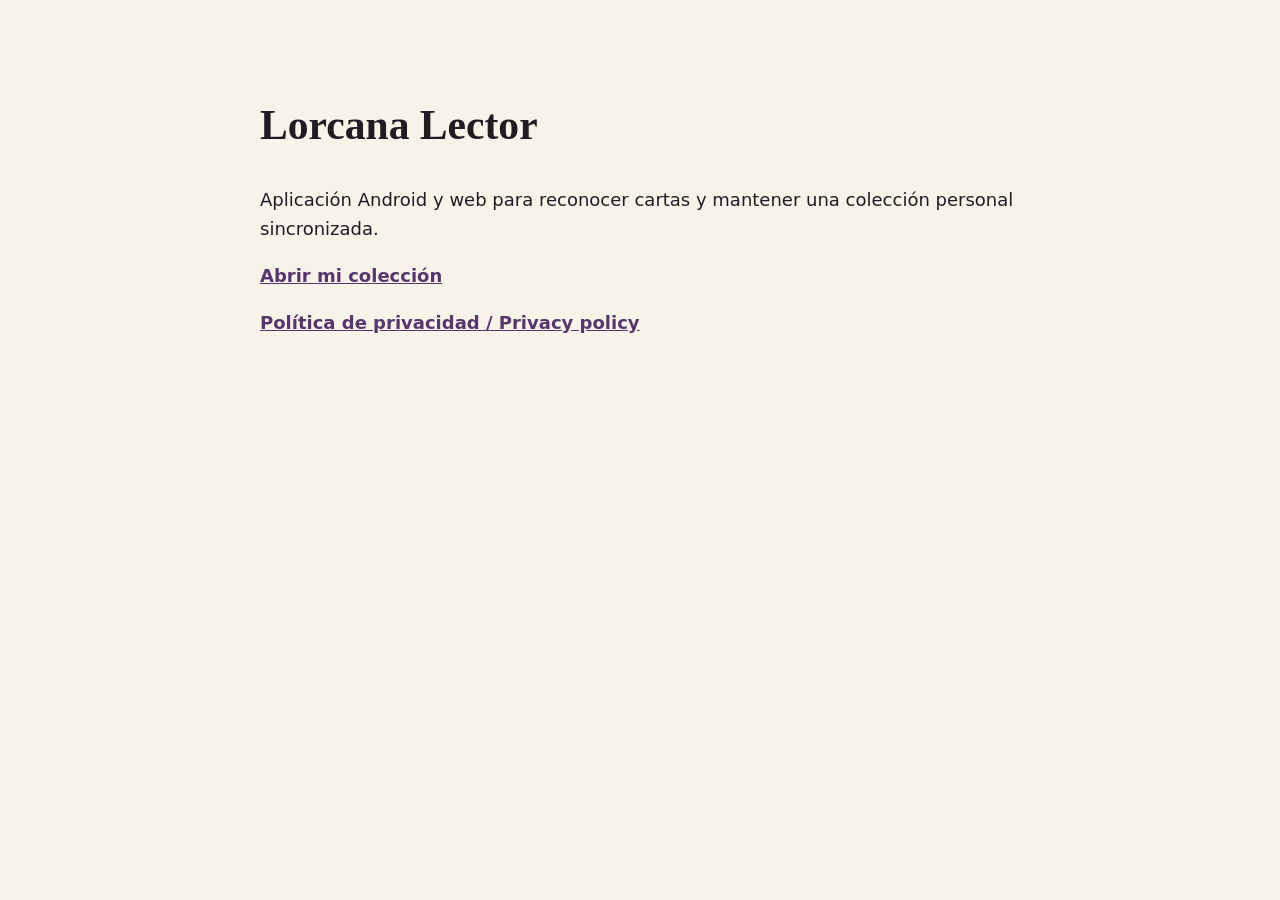
<file: index.html>
<!doctype html>
<html lang="es">
<head>
  <meta charset="utf-8">
  <meta name="viewport" content="width=device-width, initial-scale=1">
  <title>Lorcana Lector</title>
  <style>
    body { margin: 0; background: #f8f3e8; color: #211c24; font: 18px/1.6 system-ui, sans-serif; }
    main { max-width: 760px; margin: 0 auto; padding: 64px 24px; }
    h1 { font-family: Georgia, serif; font-size: 2.6rem; }
    a { color: #56376d; font-weight: 700; }
  </style>
</head>
<body><main>
  <h1>Lorcana Lector</h1>
  <p>Aplicación Android y web para reconocer cartas y mantener una colección personal sincronizada.</p>
  <p><a href="collection/">Abrir mi colección</a></p>
  <p><a href="privacy/">Política de privacidad / Privacy policy</a></p>
</main></body>
</html>
</file>
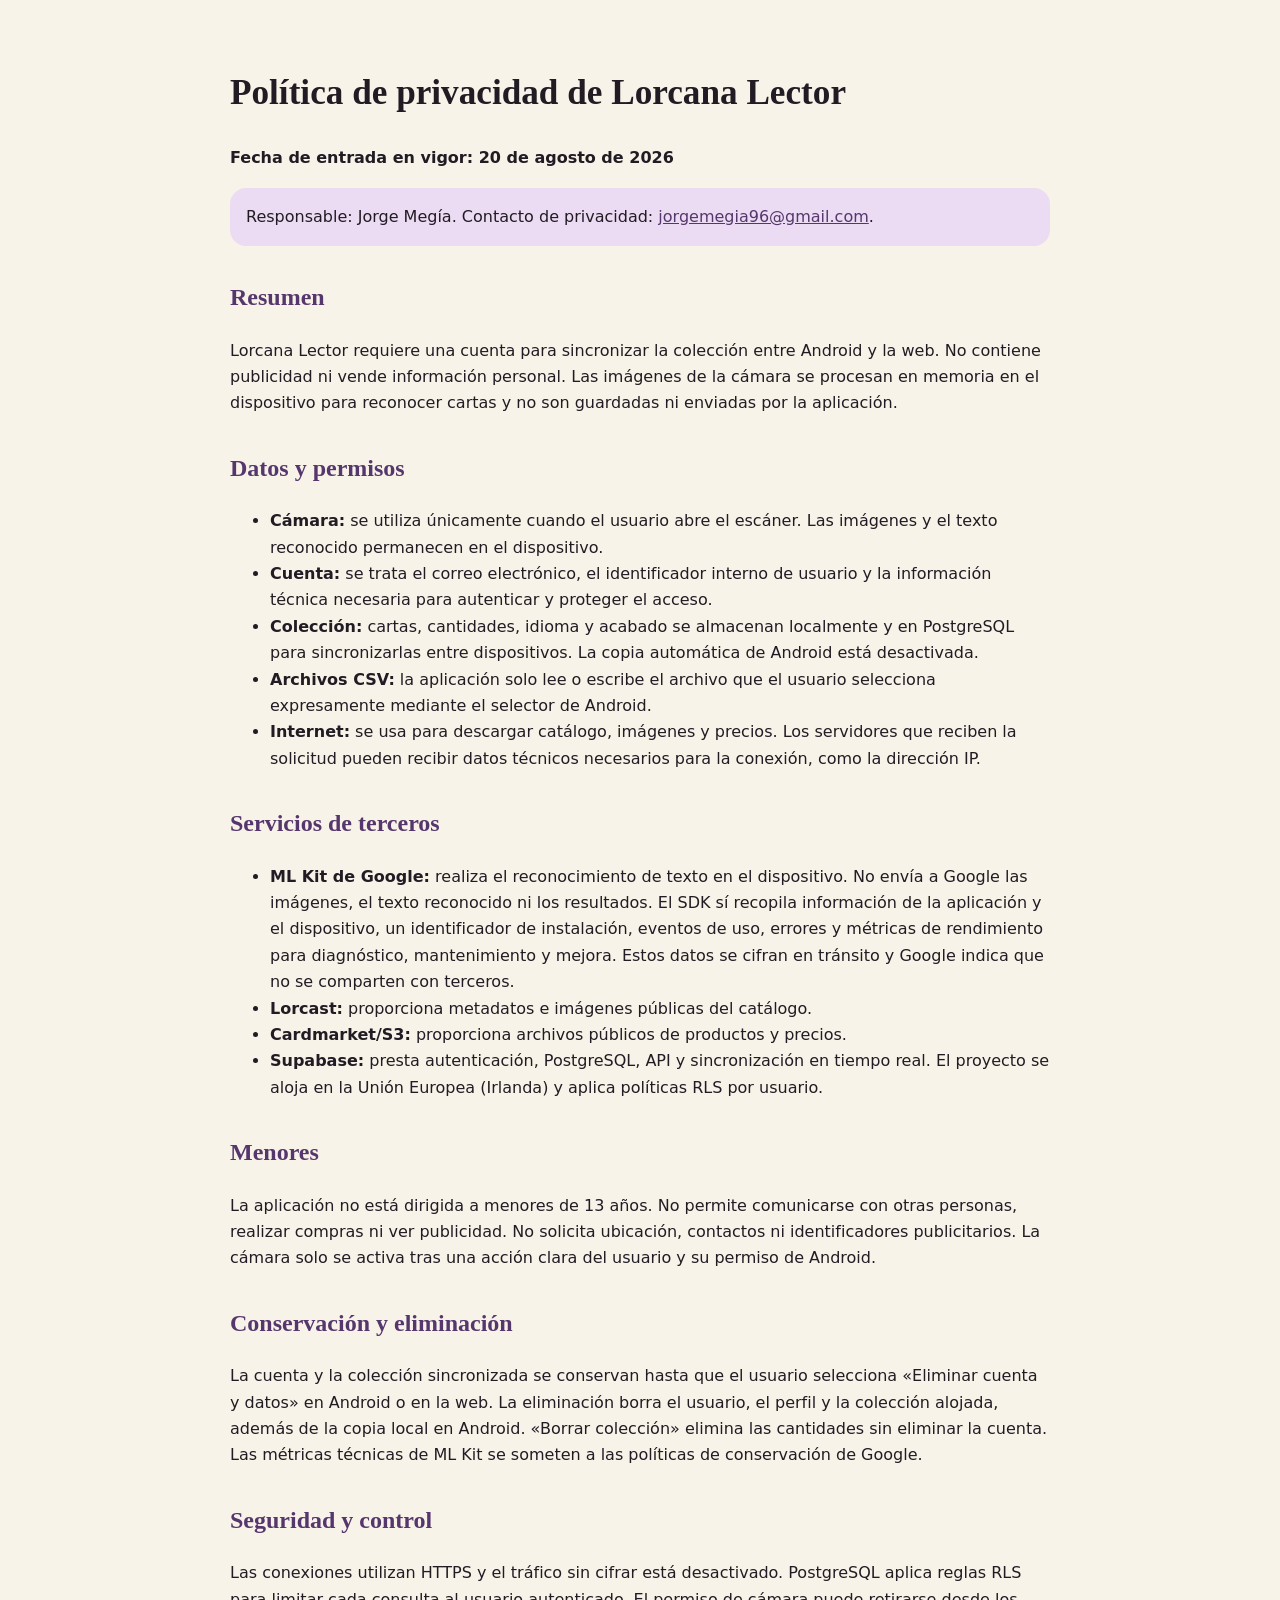
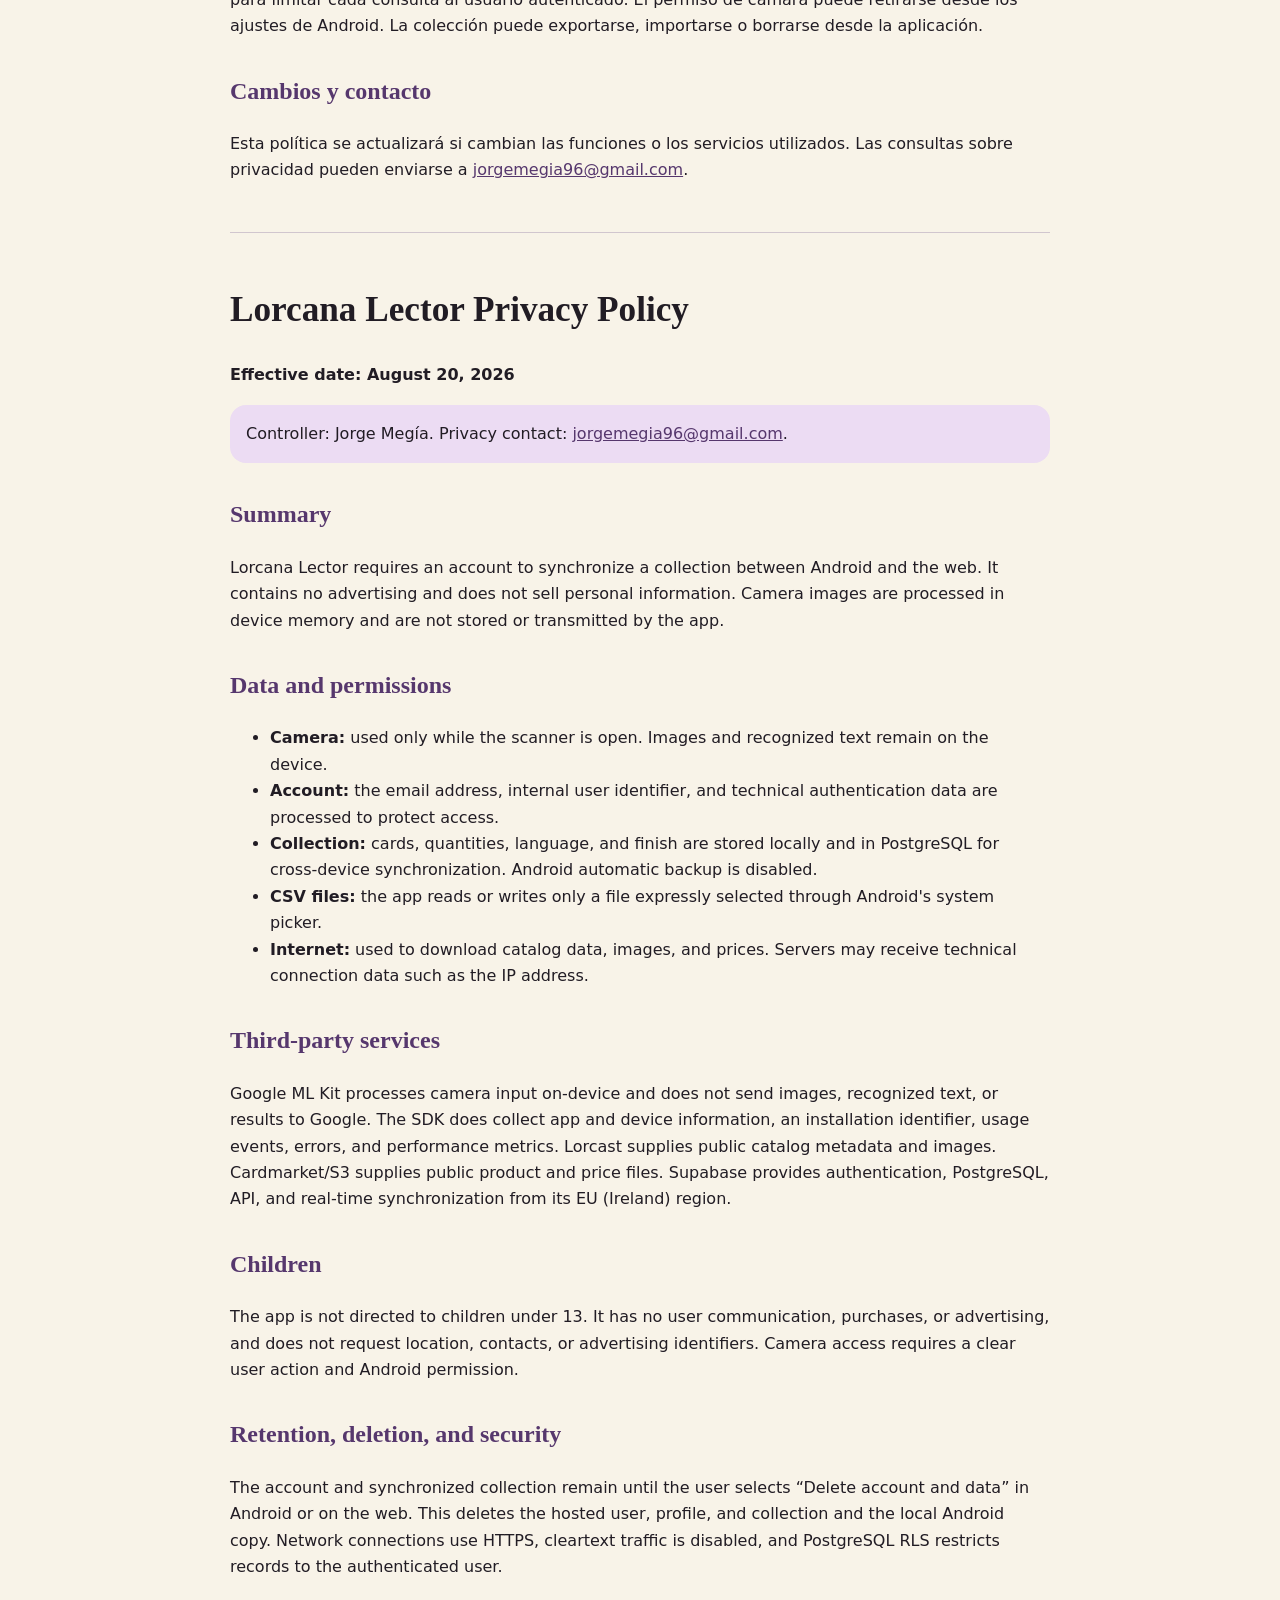
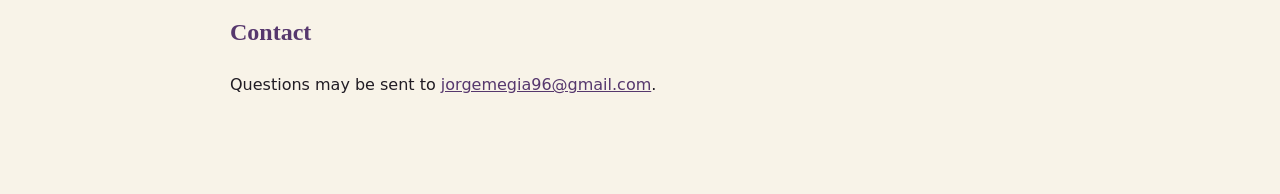
<file: privacy/index.html>
<!doctype html>
<html lang="es">
<head>
  <meta charset="utf-8">
  <meta name="viewport" content="width=device-width, initial-scale=1">
  <title>Política de privacidad de Lorcana Lector</title>
  <style>
    body { margin: 0; background: #f8f3e8; color: #211c24; font: 16px/1.65 system-ui, sans-serif; }
    main { max-width: 820px; margin: 0 auto; padding: 40px 22px 80px; }
    h1, h2 { font-family: Georgia, serif; }
    h1 { font-size: 2.2rem; } h2 { margin-top: 2rem; color: #56376d; }
    a { color: #56376d; } .notice { padding: 16px; border-radius: 16px; background: #ecdcf3; }
    hr { margin: 48px 0; border: 0; border-top: 1px solid #d1c6ce; }
  </style>
</head>
<body><main>
  <h1>Política de privacidad de Lorcana Lector</h1>
  <p><strong>Fecha de entrada en vigor: 20 de agosto de 2026</strong></p>
  <p class="notice">Responsable: Jorge Megía. Contacto de privacidad: <a href="mailto:jorgemegia96@gmail.com">jorgemegia96@gmail.com</a>.</p>

  <h2>Resumen</h2>
  <p>Lorcana Lector requiere una cuenta para sincronizar la colección entre Android y la web. No contiene publicidad ni vende información personal. Las imágenes de la cámara se procesan en memoria en el dispositivo para reconocer cartas y no son guardadas ni enviadas por la aplicación.</p>

  <h2>Datos y permisos</h2>
  <ul>
    <li><strong>Cámara:</strong> se utiliza únicamente cuando el usuario abre el escáner. Las imágenes y el texto reconocido permanecen en el dispositivo.</li>
    <li><strong>Cuenta:</strong> se trata el correo electrónico, el identificador interno de usuario y la información técnica necesaria para autenticar y proteger el acceso.</li>
    <li><strong>Colección:</strong> cartas, cantidades, idioma y acabado se almacenan localmente y en PostgreSQL para sincronizarlas entre dispositivos. La copia automática de Android está desactivada.</li>
    <li><strong>Archivos CSV:</strong> la aplicación solo lee o escribe el archivo que el usuario selecciona expresamente mediante el selector de Android.</li>
    <li><strong>Internet:</strong> se usa para descargar catálogo, imágenes y precios. Los servidores que reciben la solicitud pueden recibir datos técnicos necesarios para la conexión, como la dirección IP.</li>
  </ul>

  <h2>Servicios de terceros</h2>
  <ul>
    <li><strong>ML Kit de Google:</strong> realiza el reconocimiento de texto en el dispositivo. No envía a Google las imágenes, el texto reconocido ni los resultados. El SDK sí recopila información de la aplicación y el dispositivo, un identificador de instalación, eventos de uso, errores y métricas de rendimiento para diagnóstico, mantenimiento y mejora. Estos datos se cifran en tránsito y Google indica que no se comparten con terceros.</li>
    <li><strong>Lorcast:</strong> proporciona metadatos e imágenes públicas del catálogo.</li>
    <li><strong>Cardmarket/S3:</strong> proporciona archivos públicos de productos y precios.</li>
    <li><strong>Supabase:</strong> presta autenticación, PostgreSQL, API y sincronización en tiempo real. El proyecto se aloja en la Unión Europea (Irlanda) y aplica políticas RLS por usuario.</li>
  </ul>

  <h2>Menores</h2>
  <p>La aplicación no está dirigida a menores de 13 años. No permite comunicarse con otras personas, realizar compras ni ver publicidad. No solicita ubicación, contactos ni identificadores publicitarios. La cámara solo se activa tras una acción clara del usuario y su permiso de Android.</p>

  <h2>Conservación y eliminación</h2>
  <p>La cuenta y la colección sincronizada se conservan hasta que el usuario selecciona «Eliminar cuenta y datos» en Android o en la web. La eliminación borra el usuario, el perfil y la colección alojada, además de la copia local en Android. «Borrar colección» elimina las cantidades sin eliminar la cuenta. Las métricas técnicas de ML Kit se someten a las políticas de conservación de Google.</p>

  <h2>Seguridad y control</h2>
  <p>Las conexiones utilizan HTTPS y el tráfico sin cifrar está desactivado. PostgreSQL aplica reglas RLS para limitar cada consulta al usuario autenticado. El permiso de cámara puede retirarse desde los ajustes de Android. La colección puede exportarse, importarse o borrarse desde la aplicación.</p>

  <h2>Cambios y contacto</h2>
  <p>Esta política se actualizará si cambian las funciones o los servicios utilizados. Las consultas sobre privacidad pueden enviarse a <a href="mailto:jorgemegia96@gmail.com">jorgemegia96@gmail.com</a>.</p>

  <hr>
  <h1 lang="en">Lorcana Lector Privacy Policy</h1>
  <p lang="en"><strong>Effective date: August 20, 2026</strong></p>
  <p class="notice" lang="en">Controller: Jorge Megía. Privacy contact: <a href="mailto:jorgemegia96@gmail.com">jorgemegia96@gmail.com</a>.</p>

  <div lang="en">
    <h2>Summary</h2>
    <p>Lorcana Lector requires an account to synchronize a collection between Android and the web. It contains no advertising and does not sell personal information. Camera images are processed in device memory and are not stored or transmitted by the app.</p>
    <h2>Data and permissions</h2>
    <ul>
      <li><strong>Camera:</strong> used only while the scanner is open. Images and recognized text remain on the device.</li>
      <li><strong>Account:</strong> the email address, internal user identifier, and technical authentication data are processed to protect access.</li>
      <li><strong>Collection:</strong> cards, quantities, language, and finish are stored locally and in PostgreSQL for cross-device synchronization. Android automatic backup is disabled.</li>
      <li><strong>CSV files:</strong> the app reads or writes only a file expressly selected through Android's system picker.</li>
      <li><strong>Internet:</strong> used to download catalog data, images, and prices. Servers may receive technical connection data such as the IP address.</li>
    </ul>
    <h2>Third-party services</h2>
    <p>Google ML Kit processes camera input on-device and does not send images, recognized text, or results to Google. The SDK does collect app and device information, an installation identifier, usage events, errors, and performance metrics. Lorcast supplies public catalog metadata and images. Cardmarket/S3 supplies public product and price files. Supabase provides authentication, PostgreSQL, API, and real-time synchronization from its EU (Ireland) region.</p>
    <h2>Children</h2>
    <p>The app is not directed to children under 13. It has no user communication, purchases, or advertising, and does not request location, contacts, or advertising identifiers. Camera access requires a clear user action and Android permission.</p>
    <h2>Retention, deletion, and security</h2>
    <p>The account and synchronized collection remain until the user selects “Delete account and data” in Android or on the web. This deletes the hosted user, profile, and collection and the local Android copy. Network connections use HTTPS, cleartext traffic is disabled, and PostgreSQL RLS restricts records to the authenticated user.</p>
    <h2>Contact</h2>
    <p>Questions may be sent to <a href="mailto:jorgemegia96@gmail.com">jorgemegia96@gmail.com</a>.</p>
  </div>
</main></body>
</html>
</file>
